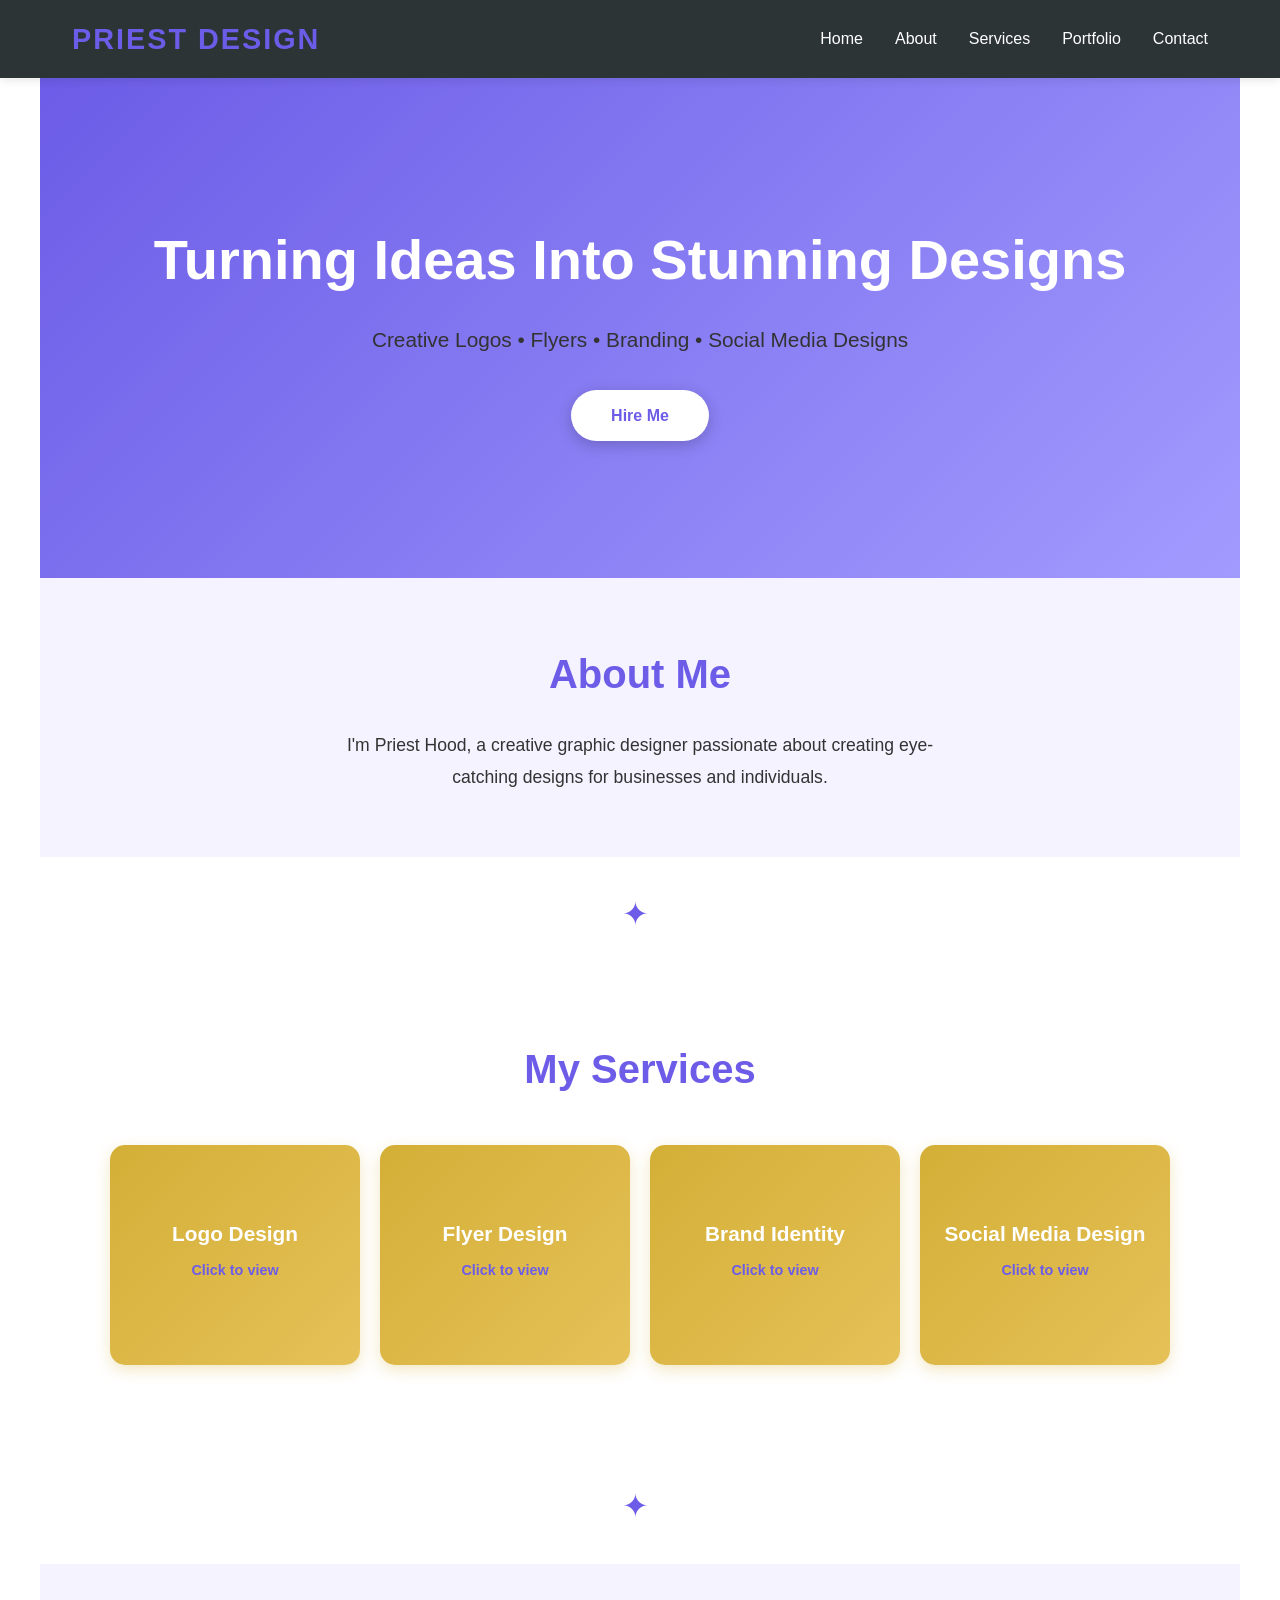
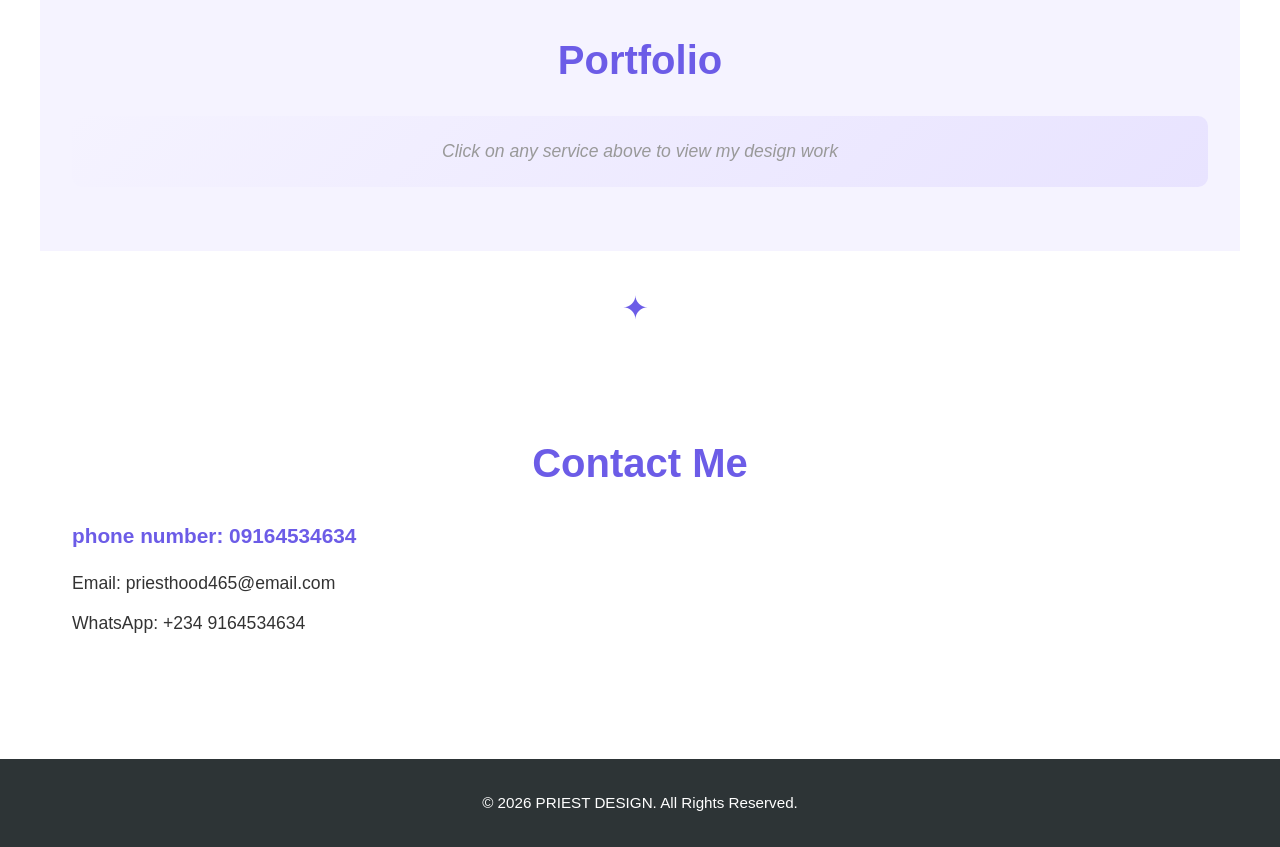
<file: index.html>
<!DOCTYPE html>
<html lang="en">
<head>
    <meta charset="UTF-8">
    <meta name="viewport" content="width=device-width, initial-scale=1.0">
    <title>PRIEST DESIGN</title>
    <link rel="stylesheet" href="style.css">
    <link rel="stylesheet" href="portfolio.css">
</head>
<body>

<header>
    <nav>
        <h2>PRIEST DESIGN</h2>
        <ul>
            <li><a href="#home">Home</a></li>
            <li><a href="#about">About</a></li>
            <li><a href="#services">Services</a></li>
            <li><a href="#portfolio">Portfolio</a></li>
            <li><a href="#contact">Contact</a></li>
        </ul>
    </nav>
</header>

<section id="home" class="hero">
    <h1>Turning Ideas Into Stunning Designs</h1>
    <p>Creative Logos • Flyers • Branding • Social Media Designs</p>
    <a href="#contact" class="btn">Hire Me</a>
</section>

<section id="about">
    <h2>About Me</h2>
    <p>I'm Priest Hood, a creative graphic designer passionate about creating eye-catching designs for businesses and individuals.</p>
</section>

<!-- Decorative Divider -->
<div class="divider">
    <span>✦</span>
</div>

<section id="services">
    <h2>My Services</h2>
    <div class="services">
        <div class="card" onclick="openGallery('logo')" style="cursor: pointer;">
            <h3>Logo Design</h3>
            <p>Click to view</p>
        </div>
        <div class="card" onclick="openGallery('flyer')" style="cursor: pointer;">
            <h3>Flyer Design</h3>
            <p>Click to view</p>
        </div>
        <div class="card" onclick="openGallery('brand')" style="cursor: pointer;">
            <h3>Brand Identity</h3>
            <p>Click to view</p>
        </div>
        <div class="card" onclick="openGallery('social')" style="cursor: pointer;">
            <h3>Social Media Design</h3>
            <p>Click to view</p>
        </div>
    </div>
</section>

<!-- Decorative Divider -->
<div class="divider">
    <span>✦</span>
</div>

<section id="portfolio">
    <h2>Portfolio</h2>
    <div class="portfolio-intro">
        <p>Click on any service above to view my design work</p>
    </div>
</section>

<!-- Decorative Divider -->
<div class="divider">
    <span>✦</span>
</div>

<section id="contact">
    <h2>Contact Me</h2>
    <h3>phone number: 09164534634</h3>
    <p>Email: priesthood465@email.com</p>
    <p>WhatsApp: +234 9164534634</p>
</section>

<footer>
    <p>© 2026 PRIEST DESIGN. All Rights Reserved.</p>
</footer>

<!-- Gallery Modal -->
<div id="galleryModal" class="modal">
    <div class="modal-content">
        <span class="close" onclick="closeGallery()">&times;</span>
        <h2 id="galleryTitle">Gallery</h2>
        
        <div class="gallery-container">
            <div id="galleryImages" class="gallery-images">
                <!-- Images will be loaded here -->
            </div>
            <button class="prev" onclick="prevImage()">&#10094;</button>
            <button class="next" onclick="nextImage()">&#10095;</button>
        </div>
        
        <div class="gallery-counter">
            <span id="imageCounter">1 / 1</span>
        </div>
    </div>
</div>

<script>
// Gallery data - organize designs by category
const galleryData = {
    logo: {
        title: 'Logo Design',
        images: [
            'HOOD5.png',
            'file_00000000a75871f4b1cc783dd426370a.png',
            'file_00000000d81c624387f1718a8c6750df.png',
            'file_00000000488071f49b6fd9908b79cd60.png',
            'file_0000000022147246b488e699e6680f67.png'
        ]
    },
    flyer: {
        title: 'Flyer Design',
        images: [
            'HOOD 7.png',
            'HOOD5.png',
            'HOOD.png'
        ]
    },
    brand: {
        title: 'Brand Identity',
        images: []
    },
    social: {
        title: 'Social Media Design',
        images: []
    }
};

let currentCategory = '';
let currentImageIndex = 0;

function openGallery(category) {
    console.log('Opening gallery for:', category);
    const data = galleryData[category];
    
    if (!data || data.images.length === 0) {
        alert(`No designs available for ${data.title} yet.`);
        return;
    }

    currentCategory = category;
    currentImageIndex = 0;
    
    const modal = document.getElementById('galleryModal');
    const title = document.getElementById('galleryTitle');
    const imagesContainer = document.getElementById('galleryImages');
    
    title.textContent = data.title;
    imagesContainer.innerHTML = '';
    
    // Load first image
    loadImage(0);
    
    modal.classList.add('show');
    console.log('Gallery opened');
}

function loadImage(index) {
    const data = galleryData[currentCategory];
    if (index < 0 || index >= data.images.length) return;
    
    currentImageIndex = index;
    const imagesContainer = document.getElementById('galleryImages');
    imagesContainer.innerHTML = `<img src="${data.images[index]}" alt="Design ${index + 1}" style="max-width: 100%; max-height: 500px; border-radius: 10px;">`;
    
    // Update counter
    document.getElementById('imageCounter').textContent = `${index + 1} / ${data.images.length}`;
}

function nextImage() {
    const data = galleryData[currentCategory];
    if (currentImageIndex < data.images.length - 1) {
        loadImage(currentImageIndex + 1);
    } else {
        loadImage(0); // Loop back to first image
    }
}

function prevImage() {
    const data = galleryData[currentCategory];
    if (currentImageIndex > 0) {
        loadImage(currentImageIndex - 1);
    } else {
        loadImage(data.images.length - 1); // Loop to last image
    }
}

function closeGallery() {
    const modal = document.getElementById('galleryModal');
    modal.classList.remove('show');
}

// Close modal when clicking outside
window.onclick = function(event) {
    const modal = document.getElementById('galleryModal');
    if (event.target === modal) {
        closeGallery();
    }
}

// Keyboard navigation
document.addEventListener('keydown', function(event) {
    const modal = document.getElementById('galleryModal');
    if (!modal.classList.contains('show')) return;
    
    if (event.key === 'ArrowRight') nextImage();
    if (event.key === 'ArrowLeft') prevImage();
    if (event.key === 'Escape') closeGallery();
});
</script>
</body>
</html>
</file>
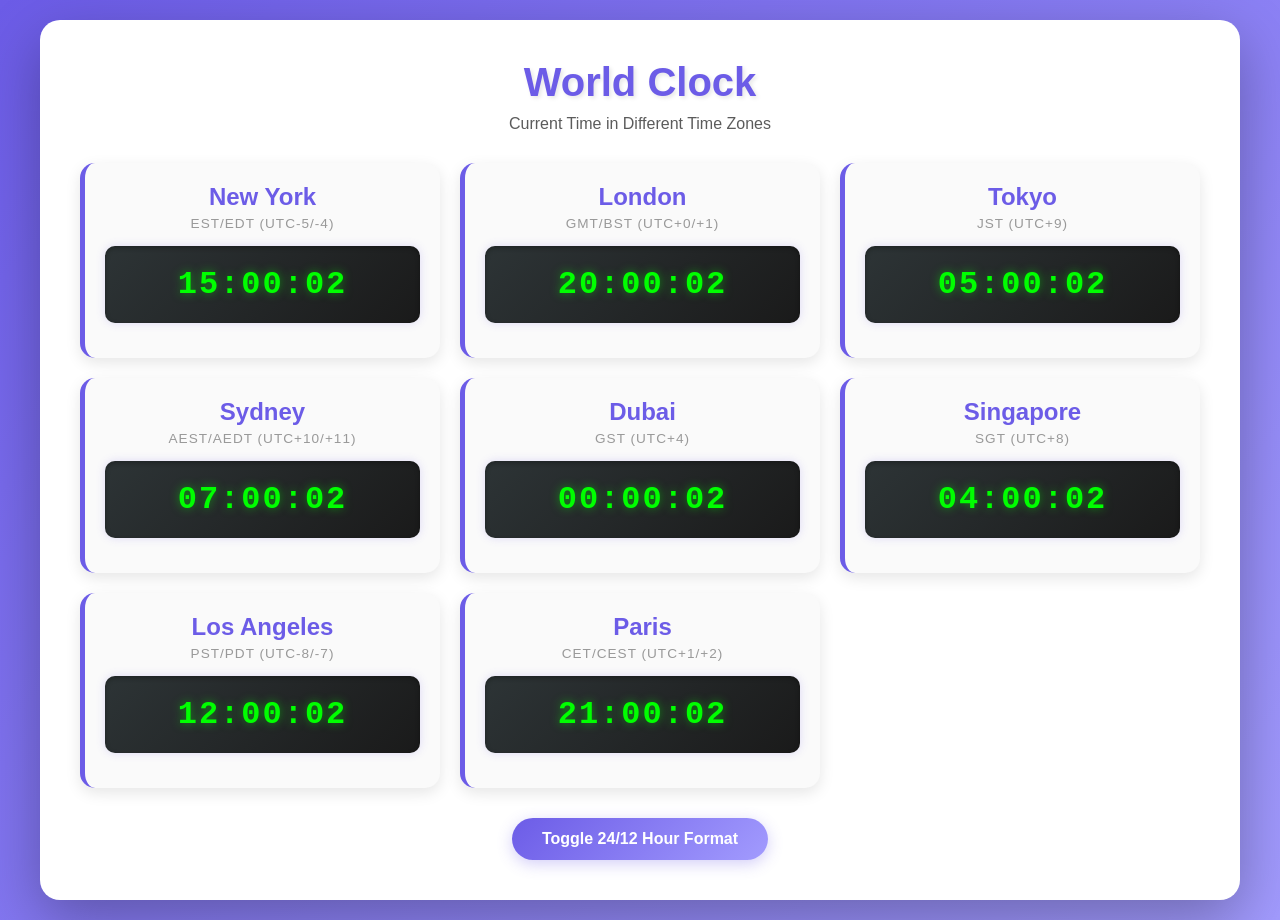
<file: clock.html>
<!DOCTYPE html>
<html lang="en">
<head>
    <meta charset="UTF-8">
    <meta name="viewport" content="width=device-width, initial-scale=1.0">
    <title>Digital Clock - Multiple Time Zones</title>
    <link rel="stylesheet" href="clock-style.css">
</head>
<body>

<div class="clock-container">
    <h1>World Clock</h1>
    <p class="subtitle">Current Time in Different Time Zones</p>
    
    <div class="clocks-grid">
        <!-- New York -->
        <div class="clock-card">
            <h2>New York</h2>
            <p class="timezone">EST/EDT (UTC-5/-4)</p>
            <div class="digital-clock">
                <span id="clock-ny">00:00:00</span>
            </div>
        </div>

        <!-- London -->
        <div class="clock-card">
            <h2>London</h2>
            <p class="timezone">GMT/BST (UTC+0/+1)</p>
            <div class="digital-clock">
                <span id="clock-london">00:00:00</span>
            </div>
        </div>

        <!-- Tokyo -->
        <div class="clock-card">
            <h2>Tokyo</h2>
            <p class="timezone">JST (UTC+9)</p>
            <div class="digital-clock">
                <span id="clock-tokyo">00:00:00</span>
            </div>
        </div>

        <!-- Sydney -->
        <div class="clock-card">
            <h2>Sydney</h2>
            <p class="timezone">AEST/AEDT (UTC+10/+11)</p>
            <div class="digital-clock">
                <span id="clock-sydney">00:00:00</span>
            </div>
        </div>

        <!-- Dubai -->
        <div class="clock-card">
            <h2>Dubai</h2>
            <p class="timezone">GST (UTC+4)</p>
            <div class="digital-clock">
                <span id="clock-dubai">00:00:00</span>
            </div>
        </div>

        <!-- Singapore -->
        <div class="clock-card">
            <h2>Singapore</h2>
            <p class="timezone">SGT (UTC+8)</p>
            <div class="digital-clock">
                <span id="clock-singapore">00:00:00</span>
            </div>
        </div>

        <!-- Los Angeles -->
        <div class="clock-card">
            <h2>Los Angeles</h2>
            <p class="timezone">PST/PDT (UTC-8/-7)</p>
            <div class="digital-clock">
                <span id="clock-la">00:00:00</span>
            </div>
        </div>

        <!-- Paris -->
        <div class="clock-card">
            <h2>Paris</h2>
            <p class="timezone">CET/CEST (UTC+1/+2)</p>
            <div class="digital-clock">
                <span id="clock-paris">00:00:00</span>
            </div>
        </div>
    </div>

    <button class="toggle-btn" onclick="toggleFormat()">Toggle 24/12 Hour Format</button>
</div>

<script src="clock-script.js"></script>
</body>
</html>
</file>
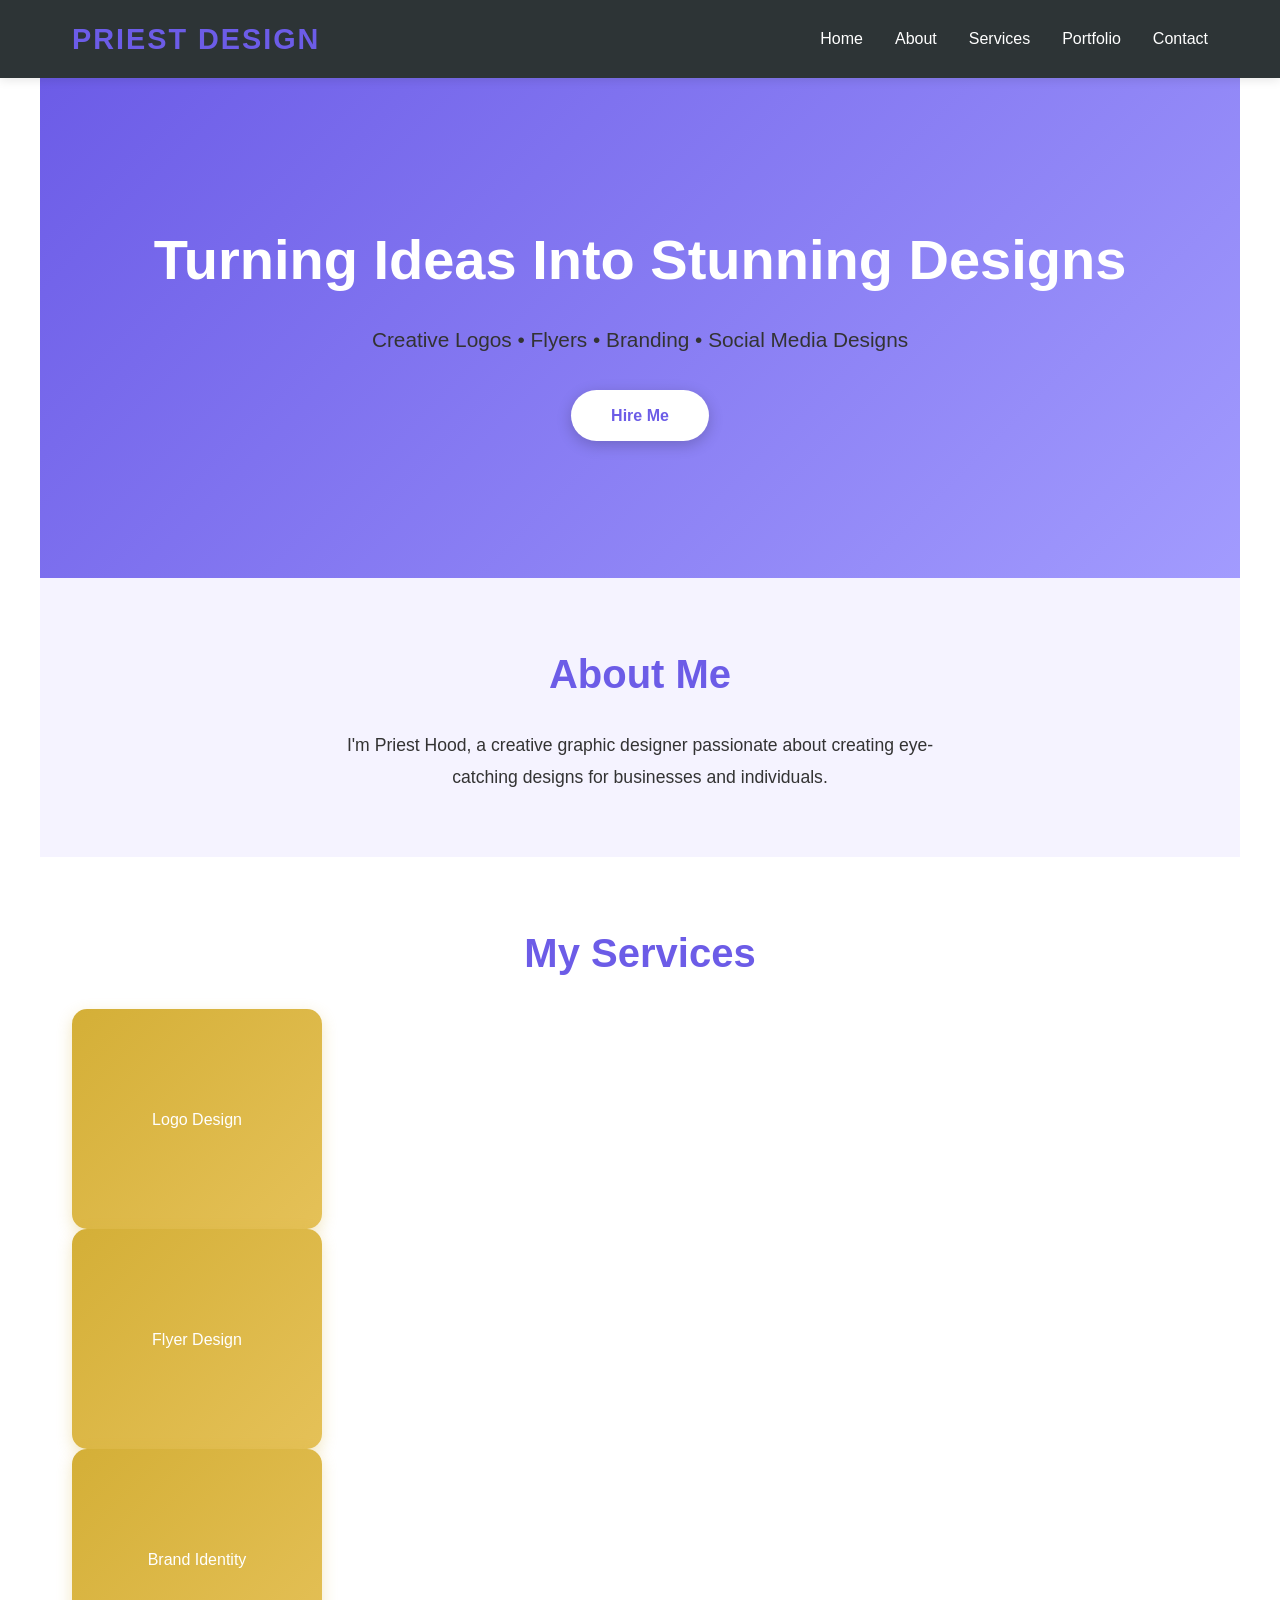
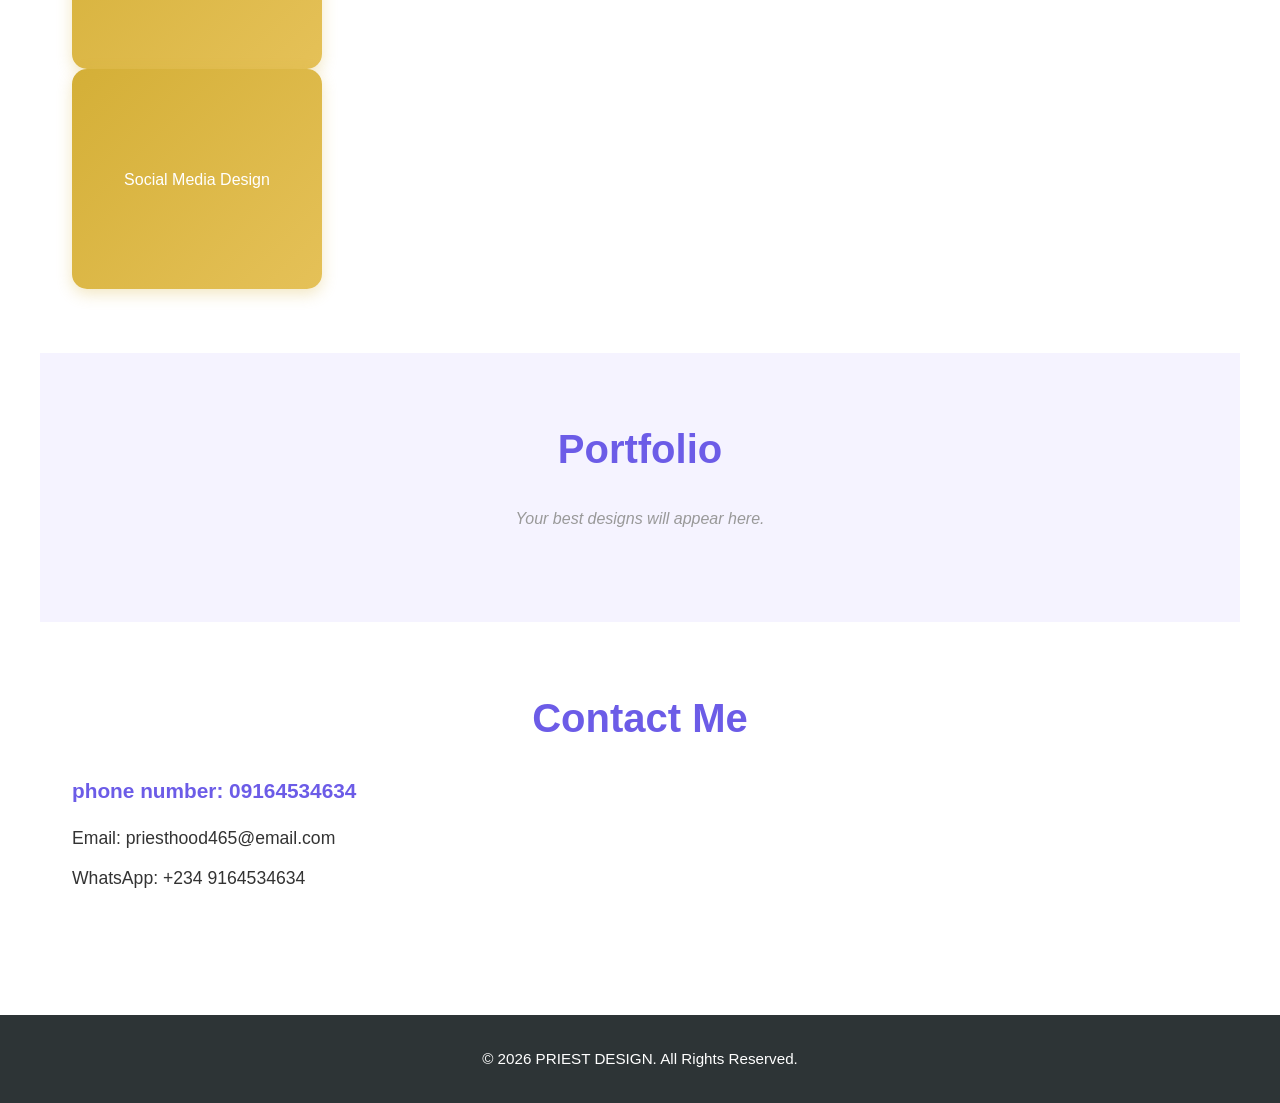
<file: inde.html>
<!DOCTYPE html>
<html lang="en">
<head>
    <meta charset="UTF-8">
    <meta name="viewport" content="width=device-width, initial-scale=1.0">
    <title>PRIEST DESIGN</title>
    <link rel="stylesheet" href="style.css">
</head>
<body>

<header>
    <nav>
        <h2>PRIEST DESIGN</h2>
        <ul>
            <li><a href="#home">Home</a></li>
            <li><a href="#about">About</a></li>
            <li><a href="#services">Services</a></li>
            <li><a href="#portfolio">Portfolio</a></li>
            <li><a href="#contact">Contact</a></li>
        </ul>
    </nav>
</header>

<section id="home" class="hero">
    <h1>Turning Ideas Into Stunning Designs</h1>
    <p>Creative Logos • Flyers • Branding • Social Media Designs</p>
    <a href="#contact" class="btn">Hire Me</a>
</section>

<section id="about">
    <h2>About Me</h2>
    <p>I'm Priest Hood, a creative graphic designer passionate about creating eye-catching designs for businesses and individuals.</p>
</section>

<section id="services">
    <h2>My Services</h2>
    <div class="card">Logo Design</div>
    <div class="card">Flyer Design</div>
    <div class="card">Brand Identity</div>
    <div class="card">Social Media Design</div>
</section>

<section id="portfolio">
    <h2>Portfolio</h2>
    <p>Your best designs will appear here.</p>
</section>

<section id="contact">
    <h2>Contact Me</h2>
    <h3>phone number: 09164534634</h3>
    <p>Email: priesthood465@email.com</p>
    <p>WhatsApp: +234 9164534634</p>
</section>

<footer>
    <p>© 2026 PRIEST DESIGN. All Rights Reserved.</p>
</footer>

</body>
</html>
</file>
<file: style.css>
* {
    margin: 0;
    padding: 0;
    box-sizing: border-box;
}

:root {
    --primary-color: #6c5ce7;
    --secondary-color: #a29bfe;
    --dark-color: #2d3436;
    --light-color: #f5f3ff;
    --white: #ffffff;
    --text-color: #333333;
}

body {
    font-family: 'Segoe UI', Tahoma, Geneva, Verdana, sans-serif;
    line-height: 1.6;
    color: var(--text-color);
    overflow-x: hidden;
}

/* Header & Navigation */
header {
    background: var(--dark-color);
    color: var(--white);
    padding: 1rem 0;
    position: sticky;
    top: 0;
    z-index: 100;
    box-shadow: 0 2px 10px rgba(0, 0, 0, 0.1);
}

nav {
    display: flex;
    justify-content: space-between;
    align-items: center;
    max-width: 1200px;
    margin: 0 auto;
    padding: 0 2rem;
}

nav h2 {
    font-size: 1.8rem;
    font-weight: 700;
    color: var(--primary-color);
    letter-spacing: 2px;
}

nav ul {
    display: flex;
    list-style: none;
    gap: 2rem;
}

nav a {
    color: var(--white);
    text-decoration: none;
    font-weight: 500;
    transition: color 0.3s ease;
    position: relative;
}

nav a:hover {
    color: var(--primary-color);
}

nav a::after {
    content: '';
    position: absolute;
    bottom: -5px;
    left: 0;
    width: 0;
    height: 2px;
    background: var(--primary-color);
    transition: width 0.3s ease;
}

nav a:hover::after {
    width: 100%;
}

/* Hero Section */
.hero {
    background: linear-gradient(135deg, var(--primary-color) 0%, var(--secondary-color) 100%);
    color: var(--white);
    padding: 8rem 2rem;
    text-align: center;
    min-height: 500px;
    display: flex;
    flex-direction: column;
    justify-content: center;
    align-items: center;
}

.hero h1 {
    font-size: 3.5rem;
    margin-bottom: 1rem;
    font-weight: 700;
    animation: slideInDown 0.8s ease;
}

.hero p {
    font-size: 1.3rem;
    margin-bottom: 2rem;
    font-weight: 300;
    animation: slideInUp 0.8s ease;
}

.btn {
    display: inline-block;
    background: var(--white);
    color: var(--primary-color);
    padding: 0.8rem 2.5rem;
    border-radius: 50px;
    text-decoration: none;
    font-weight: 600;
    font-size: 1rem;
    transition: all 0.3s ease;
    box-shadow: 0 4px 15px rgba(0, 0, 0, 0.2);
    cursor: pointer;
    border: none;
}

.btn:hover {
    transform: translateY(-3px);
    box-shadow: 0 6px 20px rgba(0, 0, 0, 0.3);
    background: var(--light-color);
}

/* Sections */
section {
    padding: 4rem 2rem;
    max-width: 1200px;
    margin: 0 auto;
}

section h2 {
    font-size: 2.5rem;
    margin-bottom: 1.5rem;
    color: var(--primary-color);
    text-align: center;
}

section h3 {
    font-size: 1.3rem;
    margin: 1rem 0;
    color: var(--dark-color);
}

section p {
    font-size: 1rem;
    line-height: 1.8;
    margin-bottom: 1.5rem;
    color: var(--text-color);
}

/* Decorative Divider */
.divider {
    text-align: center;
    padding: 2rem 0;
    font-size: 2rem;
    color: var(--primary-color);
    letter-spacing: 10px;
}

.divider span {
    display: inline-block;
    animation: pulse 2s ease-in-out infinite;
}

@keyframes pulse {
    0%, 100% {
        opacity: 0.6;
    }
    50% {
        opacity: 1;
    }
}

/* About Section */
#about {
    background: var(--light-color);
}

#about p {
    font-size: 1.1rem;
    text-align: center;
    max-width: 600px;
    margin: 0 auto;
}

/* Services Section */
#services {
    background: var(--white);
}

.services {
    display: flex;
    flex-wrap: wrap;
    justify-content: center;
    gap: 20px;
    padding: 20px;
}

.card {
    width: 250px;
    min-height: 220px;
    background: linear-gradient(135deg, #D4AF37 0%, #E5C158 100%);
    border-radius: 15px;
    padding: 20px;
    text-align: center;
    color: #fff;
    box-sizing: border-box;
    cursor: pointer;
    transition: all 0.3s ease;
    box-shadow: 0 5px 15px rgba(212, 175, 55, 0.3);
    display: flex;
    flex-direction: column;
    justify-content: center;
    align-items: center;
}

.card h3 {
    font-size: 1.3rem;
    margin-bottom: 8px;
    color: #fff;
}

.card p {
    font-size: 0.9rem;
    color: rgba(255, 255, 255, 0.9);
    font-weight: 600;
}

.card:hover {
    transform: translateY(-10px);
    box-shadow: 0 10px 30px rgba(212, 175, 55, 0.5);
}

/* Portfolio Section */
#portfolio {
    background: var(--light-color);
}

#portfolio p {
    text-align: center;
    font-style: italic;
    color: #999;
}

/* Contact Section */
#contact {
    background: var(--white);
}

#contact h3 {
    color: var(--primary-color);
}

#contact p {
    font-size: 1.1rem;
    margin: 0.5rem 0;
}

/* Footer */
footer {
    background: var(--dark-color);
    color: var(--white);
    text-align: center;
    padding: 2rem;
    margin-top: 3rem;
}

footer p {
    margin: 0;
    font-size: 0.95rem;
}

/* Animations */
@keyframes slideInDown {
    from {
        opacity: 0;
        transform: translateY(-30px);
    }
    to {
        opacity: 1;
        transform: translateY(0);
    }
}

@keyframes slideInUp {
    from {
        opacity: 0;
        transform: translateY(30px);
    }
    to {
        opacity: 1;
        transform: translateY(0);
    }
}

/* Responsive Design */
@media (max-width: 768px) {
    nav {
        flex-direction: column;
        gap: 1rem;
    }

    nav ul {
        flex-direction: column;
        gap: 1rem;
        text-align: center;
    }

    .hero h1 {
        font-size: 2rem;
    }

    .hero p {
        font-size: 1rem;
    }

    section {
        padding: 2rem 1rem;
    }

    section h2 {
        font-size: 1.8rem;
    }

    .card {
        width: 90%;
    }
}

@media (max-width: 480px) {
    nav h2 {
        font-size: 1.3rem;
    }

    .hero h1 {
        font-size: 1.5rem;
    }

    .hero {
        padding: 4rem 1rem;
    }

    .card {
        width: 90%;
    }
}
</file>
<file: portfolio.css>
/* Gallery Modal Styles */
.modal {
    display: none;
    position: fixed;
    z-index: 1000;
    left: 0;
    top: 0;
    width: 100%;
    height: 100%;
    background-color: rgba(0, 0, 0, 0.8);
    animation: fadeIn 0.3s ease;
}

.modal.show {
    display: flex;
    justify-content: center;
    align-items: center;
}

@keyframes fadeIn {
    from {
        opacity: 0;
    }
    to {
        opacity: 1;
    }
}

.modal-content {
    background-color: var(--white);
    border-radius: 25px;
    padding: 35px;
    max-width: 900px;
    width: 90%;
    max-height: 85vh;
    overflow-y: auto;
    box-shadow: 0 20px 60px rgba(0, 0, 0, 0.3);
    position: relative;
}

.close {
    position: absolute;
    right: 20px;
    top: 15px;
    font-size: 2rem;
    font-weight: bold;
    color: var(--primary-color);
    cursor: pointer;
    transition: color 0.3s ease;
}

.close:hover {
    color: var(--dark-color);
}

#galleryTitle {
    color: var(--primary-color);
    margin-bottom: 23px;
    text-align: center;
    font-size: 3rem;
}

.gallery-container {
    position: relative;
    display: flex;
    justify-content: center;
    align-items: center;
    margin: 20px 0;
}

.gallery-images {
    width: 100%;
    display: flex;
    justify-content: center;
    align-items: center;
    min-height: 400px;
    background: linear-gradient(135deg, #ffd700 0%, #e8e3ff 100%);
    border-radius: 15px;
    padding: 25px;
    box-shadow: inset 0 2px 10px rgba(0, 0, 0, 0.1);
}

.gallery-images img {
    max-width: 100%;
    max-height: 500px;
    border-radius: 10px;
    box-shadow: 0 5px 20px rgba(0, 0, 0, 0.2);
    animation: slideIn 0.5s ease;
}

@keyframes slideIn {
    from {
        opacity: 0;
        transform: scale(0.95);
    }
    to {
        opacity: 1;
        transform: scale(1);
    }
}

.prev, .next {
    position: absolute;
    top: 50%;
    transform: translateY(-50%);
    background-color: var(--primary-color);
    color: var(--white);
    border: none;
    padding: 15px 20px;
    font-size: 1.5rem;
    cursor: pointer;
    border-radius: 50%;
    transition: all 0.3s ease;
    box-shadow: 0 4px 15px rgba(108, 92, 231, 0.3);
}

.prev:hover, .next:hover {
    background-color: var(--secondary-color);
    transform: translateY(-50%) scale(1.1);
}

.prev {
    left: 10px;
}

.next {
    right: 10px;
}

.gallery-counter {
    text-align: center;
    margin-top: 20px;
    font-size: 1rem;
    color: var(--text-color);
    font-weight: 600;
}

#imageCounter {
    background: linear-gradient(135deg, var(--primary-color), var(--secondary-color));
    color: var(--white);
    padding: 8px 16px;
    border-radius: 20px;
    display: inline-block;
}

.services-container {
    display: grid;
    grid-template-columns: repeat(auto-fit, minmax(250px, 1fr));
    gap: 20px;
}

.card {
    cursor: pointer;
}

.card h3 {
    font-size: 1.3rem;
    margin-bottom: 8px;
}

.card p {
    font-size: 0.9rem;
    color: var(--primary-color);
    font-weight: 600;
}

.portfolio-intro {
    text-align: center;
    padding: 20px;
    background: linear-gradient(135deg, #f5f3ff 0%, #e8e3ff 100%);
    border-radius: 10px;
    margin-top: 20px;
}

.portfolio-intro p {
    font-size: 1.1rem;
    color: var(--primary-color);
    margin: 0;
}

/* Responsive Gallery */
@media (max-width: 768px) {
    .modal-content {
        max-width: 95%;
        padding: 20px;
    }

    .gallery-images {
        min-height: 300px;
    }

    .gallery-images img {
        max-height: 350px;
    }

    .prev, .next {
        padding: 10px 15px;
        font-size: 1.2rem;
    }

    #galleryTitle {
        font-size: 1.5rem;
    }
}

@media (max-width: 480px) {
    .modal-content {
        max-width: 100%;
        max-height: 90vh;
        border-radius: 15px;
    }

    .gallery-images {
        min-height: 250px;
        padding: 10px;
    }

    .gallery-images img {
        max-height: 300px;
    }

    .prev, .next {
        padding: 8px 12px;
        font-size: 1rem;
    }

    .prev {
        left: 5px;
    }

    .next {
        right: 5px;
    }

    .close {
        font-size: 1.5rem;
        right: 15px;
        top: 10px;
    }
}
</file>
<file: clock-style.css>
* {
    margin: 0;
    padding: 0;
    box-sizing: border-box;
}

:root {
    --primary-color: #6c5ce7;
    --secondary-color: #a29bfe;
    --dark-color: #2d3436;
    --light-color: #f5f3ff;
    --white: #ffffff;
    --text-color: #333333;
    --card-bg: #fafafa;
}

body {
    font-family: 'Segoe UI', Tahoma, Geneva, Verdana, sans-serif;
    background: linear-gradient(135deg, var(--primary-color) 0%, var(--secondary-color) 100%);
    min-height: 100vh;
    display: flex;
    justify-content: center;
    align-items: center;
    padding: 20px;
}

.clock-container {
    background: var(--white);
    border-radius: 20px;
    padding: 40px;
    box-shadow: 0 20px 60px rgba(0, 0, 0, 0.3);
    max-width: 1200px;
    width: 100%;
}

.clock-container h1 {
    text-align: center;
    color: var(--primary-color);
    font-size: 2.5rem;
    margin-bottom: 10px;
    text-shadow: 2px 2px 4px rgba(0, 0, 0, 0.1);
}

.subtitle {
    text-align: center;
    color: var(--text-color);
    font-size: 1rem;
    margin-bottom: 30px;
    opacity: 0.8;
}

.clocks-grid {
    display: grid;
    grid-template-columns: repeat(auto-fit, minmax(280px, 1fr));
    gap: 20px;
    margin-bottom: 30px;
}

.clock-card {
    background: var(--card-bg);
    border-radius: 15px;
    padding: 20px;
    text-align: center;
    box-shadow: 0 5px 15px rgba(0, 0, 0, 0.1);
    transition: all 0.3s ease;
    border-left: 5px solid var(--primary-color);
}

.clock-card:hover {
    transform: translateY(-10px);
    box-shadow: 0 15px 30px rgba(108, 92, 231, 0.2);
}

.clock-card h2 {
    color: var(--primary-color);
    font-size: 1.5rem;
    margin-bottom: 5px;
}

.timezone {
    color: #999;
    font-size: 0.85rem;
    margin-bottom: 15px;
    text-transform: uppercase;
    letter-spacing: 1px;
}

.digital-clock {
    background: linear-gradient(135deg, var(--dark-color) 0%, #1a1a1a 100%);
    border-radius: 10px;
    padding: 20px;
    margin: 15px 0;
    box-shadow: inset 0 2px 5px rgba(0, 0, 0, 0.3), 0 0 10px rgba(108, 92, 231, 0.2);
}

.digital-clock span {
    font-family: 'Courier New', monospace;
    color: #00ff00;
    font-size: 2rem;
    font-weight: bold;
    text-shadow: 0 0 10px rgba(0, 255, 0, 0.5);
    letter-spacing: 2px;
    display: block;
}

.toggle-btn {
    display: block;
    margin: 20px auto 0;
    background: linear-gradient(135deg, var(--primary-color) 0%, var(--secondary-color) 100%);
    color: var(--white);
    border: none;
    padding: 12px 30px;
    border-radius: 50px;
    font-size: 1rem;
    font-weight: 600;
    cursor: pointer;
    transition: all 0.3s ease;
    box-shadow: 0 4px 15px rgba(108, 92, 231, 0.3);
}

.toggle-btn:hover {
    transform: translateY(-3px);
    box-shadow: 0 6px 20px rgba(108, 92, 231, 0.5);
}

.toggle-btn:active {
    transform: translateY(-1px);
}

/* Responsive Design */
@media (max-width: 768px) {
    .clock-container {
        padding: 20px;
    }

    .clock-container h1 {
        font-size: 2rem;
    }

    .clocks-grid {
        grid-template-columns: repeat(auto-fit, minmax(200px, 1fr));
        gap: 15px;
    }

    .digital-clock span {
        font-size: 1.5rem;
    }
}

@media (max-width: 480px) {
    .clock-container {
        padding: 15px;
        border-radius: 15px;
    }

    .clock-container h1 {
        font-size: 1.5rem;
    }

    .subtitle {
        font-size: 0.9rem;
    }

    .clocks-grid {
        grid-template-columns: 1fr;
        gap: 10px;
    }

    .digital-clock span {
        font-size: 1.3rem;
    }

    .toggle-btn {
        padding: 10px 20px;
        font-size: 0.9rem;
    }
}

/* Animation for clock glow effect */
@keyframes glow {
    0%, 100% {
        text-shadow: 0 0 10px rgba(0, 255, 0, 0.5);
    }
    50% {
        text-shadow: 0 0 20px rgba(0, 255, 0, 0.8);
    }
}

.digital-clock span {
    animation: glow 2s infinite;
}
</file>
